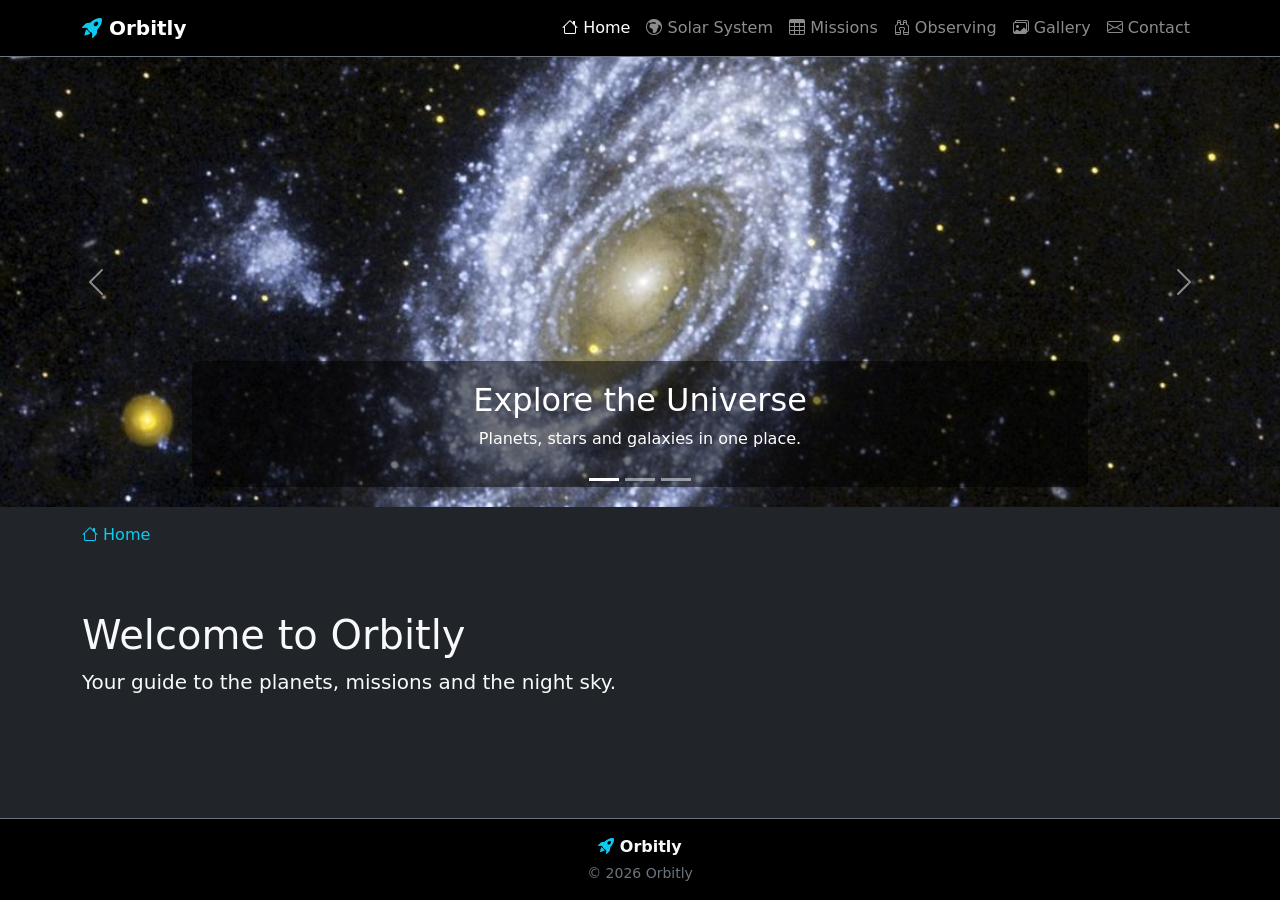
<file: index.html>
<!DOCTYPE html>
<html lang="en">
<head>
    <meta charset="UTF-8">
    <meta name="viewport" content="width=device-width, initial-scale=1">
    <title>Orbitly – Home</title>

    <link href="./bootstrap/css/bootstrap.css" rel="stylesheet">
    <link href="./icons/bootstrap-icons.css" rel="stylesheet">
    <link href="./style.css" rel="stylesheet">
</head>
<body class="bg-dark text-light d-flex flex-column min-vh-100">

<!-- NAVBAR with logo -->
<nav class="navbar navbar-expand-lg navbar-dark bg-black border-bottom border-secondary">
    <div class="container">
        <a class="navbar-brand fw-bold" href="index.html">
            <i class="bi bi-rocket-takeoff-fill text-info"></i> Orbitly
        </a>

        <!-- Hamburger button (shows on phones) -->
        <button class="navbar-toggler" type="button"
                data-bs-toggle="collapse" data-bs-target="#mainMenu"
                aria-controls="mainMenu" aria-expanded="false" aria-label="Toggle navigation">
            <span class="navbar-toggler-icon"></span>
        </button>

        <div class="collapse navbar-collapse" id="mainMenu">
            <ul class="navbar-nav ms-auto">
                <li class="nav-item"><a class="nav-link active" href="index.html"><i class="bi bi-house"></i> Home</a></li>
                <li class="nav-item"><a class="nav-link" href="solar-system.html"><i class="bi bi-globe-europe-africa"></i> Solar System</a></li>
                <li class="nav-item"><a class="nav-link" href="missions.html"><i class="bi bi-table"></i> Missions</a></li>
                <li class="nav-item"><a class="nav-link" href="observing.html"><i class="bi bi-binoculars"></i> Observing</a></li>
                <li class="nav-item"><a class="nav-link" href="gallery.html"><i class="bi bi-images"></i> Gallery</a></li>
                <li class="nav-item"><a class="nav-link" href="contact.html"><i class="bi bi-envelope"></i> Contact</a></li>
            </ul>
        </div>
    </div>
</nav>

<!-- CAROUSEL -->
<div id="heroCarousel" class="carousel slide" data-bs-ride="carousel">
    <div class="carousel-indicators">
        <button type="button" data-bs-target="#heroCarousel" data-bs-slide-to="0" class="active" aria-current="true" aria-label="Slide 1"></button>
        <button type="button" data-bs-target="#heroCarousel" data-bs-slide-to="1" aria-label="Slide 2"></button>
        <button type="button" data-bs-target="#heroCarousel" data-bs-slide-to="2" aria-label="Slide 3"></button>
    </div>

    <div class="carousel-inner">
        <div class="carousel-item active">
            <img src="./photos/space1.jpg" class="d-block w-100" alt="Galaxy">
            <div class="carousel-caption">
                <h2>Explore the Universe</h2>
                <p>Planets, stars and galaxies in one place.</p>
            </div>
        </div>
        <div class="carousel-item">
            <img src="./photos/space2.jpg" class="d-block w-100" alt="Planet">
            <div class="carousel-caption">
                <h2>Our Solar System</h2>
                <p>Eight planets, one star.</p>
            </div>
        </div>
        <div class="carousel-item">
            <img src="./photos/space3.jpg" class="d-block w-100" alt="Rocket launch">
            <div class="carousel-caption">
                <h2>Missions to Space</h2>
                <p>From Sputnik to the Moon and Mars.</p>
            </div>
        </div>
    </div>

    <button class="carousel-control-prev" type="button" data-bs-target="#heroCarousel" data-bs-slide="prev">
        <span class="carousel-control-prev-icon" aria-hidden="true"></span>
        <span class="visually-hidden">Previous</span>
    </button>
    <button class="carousel-control-next" type="button" data-bs-target="#heroCarousel" data-bs-slide="next">
        <span class="carousel-control-next-icon" aria-hidden="true"></span>
        <span class="visually-hidden">Next</span>
    </button>
</div>

<!-- BREADCRUMB -->
<nav class="container mt-3" aria-label="breadcrumb">
    <ol class="breadcrumb">
        <li class="breadcrumb-item active text-info" aria-current="page">
            <i class="bi bi-house"></i> Home
        </li>
    </ol>
</nav>

<main class="container my-5 flex-grow-1">
    <h1>Welcome to Orbitly</h1>
    <p class="lead">Your guide to the planets, missions and the night sky.</p>
</main>

<footer class="bg-black border-top border-secondary mt-5 py-3">
    <div class="container text-center">
        <p class="mb-1 fw-bold"><i class="bi bi-rocket-takeoff-fill text-info"></i> Orbitly</p>
        <p class="small text-secondary mb-0">&copy; 2026 Orbitly</p>
    </div>
</footer>

<!-- Bootstrap JS bundle (needed for navbar toggle, carousel, modal, tabs) -->
<script src="./bootstrap/js/bootstrap.bundle.min.js"></script>
</body>
</html>
</file>
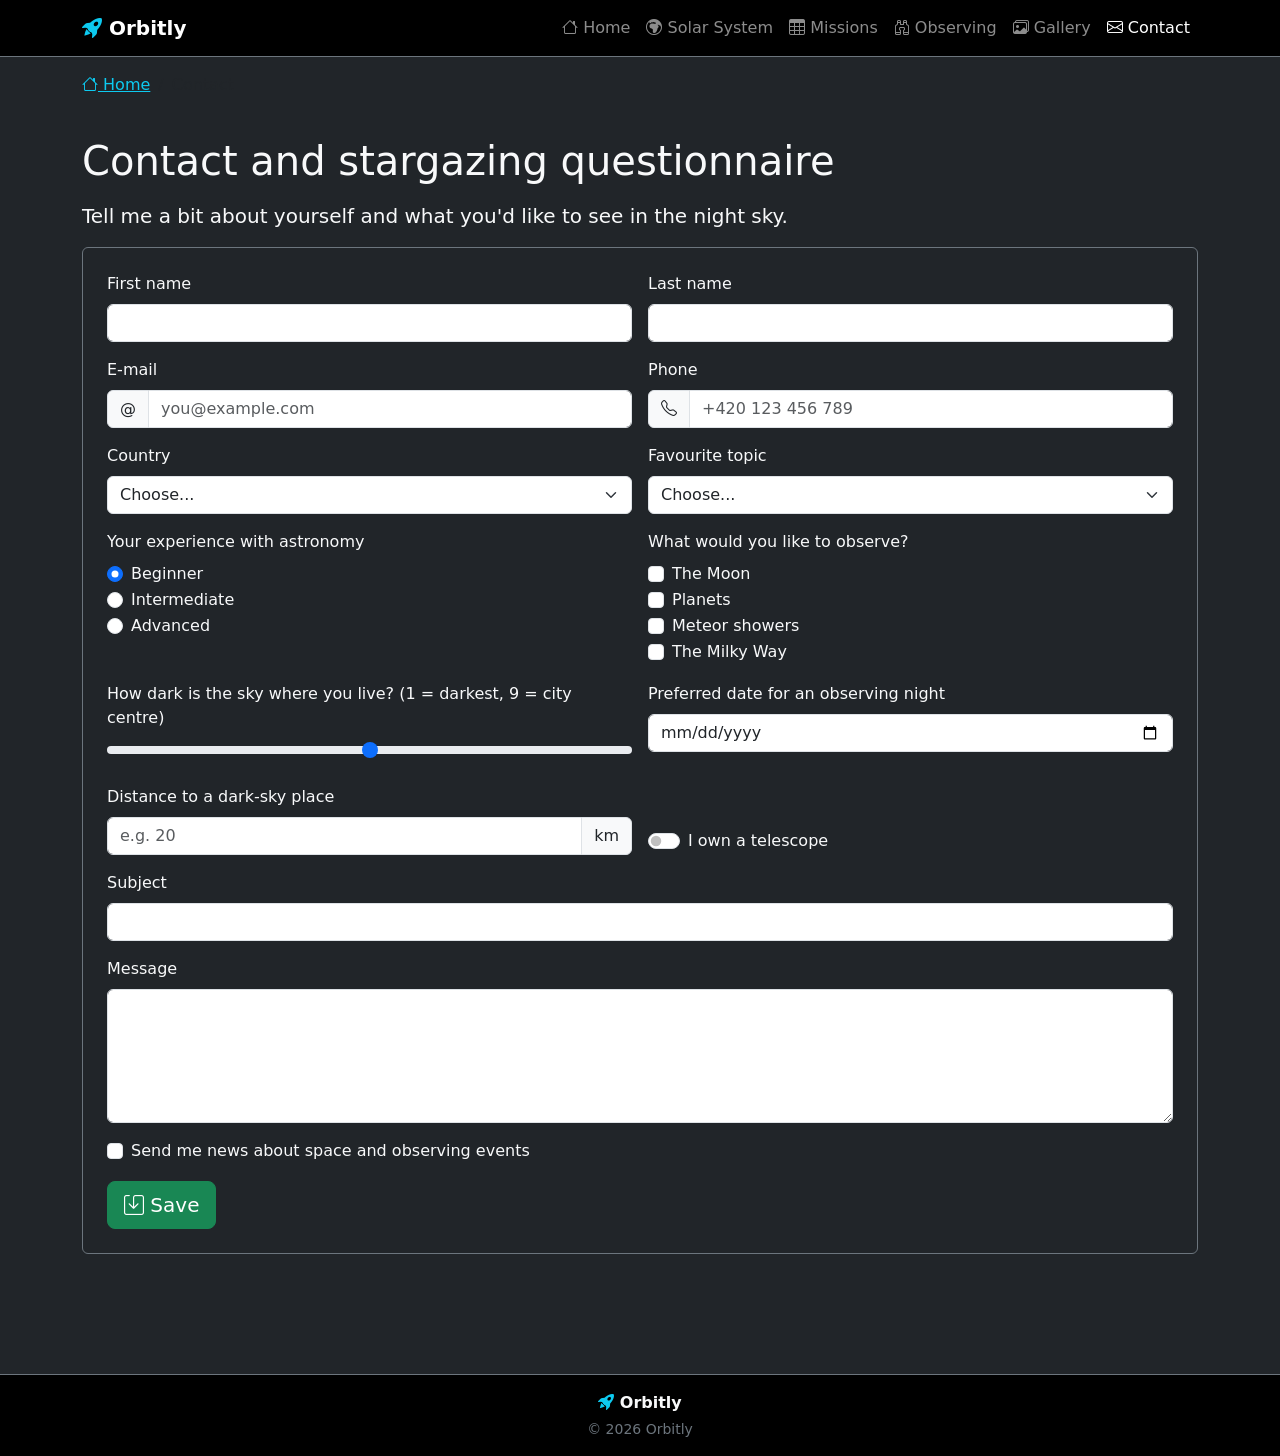
<file: contact.html>
<!DOCTYPE html>
<html lang="en">
<head>
    <meta charset="UTF-8">
    <meta name="viewport" content="width=device-width, initial-scale=1">
    <title>Orbitly – Contact</title>

    <link href="./bootstrap/css/bootstrap.css" rel="stylesheet">
    <link href="./icons/bootstrap-icons.css" rel="stylesheet">
    <link href="./style.css" rel="stylesheet">
</head>
<body class="bg-dark text-light d-flex flex-column min-vh-100">

<!-- NAVBAR with logo -->
<nav class="navbar navbar-expand-lg navbar-dark bg-black border-bottom border-secondary">
    <div class="container">
        <a class="navbar-brand fw-bold" href="index.html">
            <i class="bi bi-rocket-takeoff-fill text-info"></i> Orbitly
        </a>

        <!-- Hamburger button (shows on phones) -->
        <button class="navbar-toggler" type="button"
                data-bs-toggle="collapse" data-bs-target="#mainMenu"
                aria-controls="mainMenu" aria-expanded="false" aria-label="Toggle navigation">
            <span class="navbar-toggler-icon"></span>
        </button>

        <div class="collapse navbar-collapse" id="mainMenu">
            <ul class="navbar-nav ms-auto">
                <li class="nav-item"><a class="nav-link" href="index.html"><i class="bi bi-house"></i> Home</a></li>
                <li class="nav-item"><a class="nav-link" href="solar-system.html"><i class="bi bi-globe-europe-africa"></i> Solar System</a></li>
                <li class="nav-item"><a class="nav-link" href="missions.html"><i class="bi bi-table"></i> Missions</a></li>
                <li class="nav-item"><a class="nav-link" href="observing.html"><i class="bi bi-binoculars"></i> Observing</a></li>
                <li class="nav-item"><a class="nav-link" href="gallery.html"><i class="bi bi-images"></i> Gallery</a></li>
                <li class="nav-item"><a class="nav-link active" href="contact.html"><i class="bi bi-envelope"></i> Contact</a></li>
            </ul>
        </div>
    </div>
</nav>

<nav class="container mt-3" aria-label="breadcrumb">
    <ol class="breadcrumb">
        <li class="breadcrumb-item"><a href="index.html" class="text-info"><i class="bi bi-house"></i> Home</a></li>
        <li class="breadcrumb-item active" aria-current="page">Contact</li>
    </ol>
</nav>

<main class="container my-4 flex-grow-1">
    <h1 class="mb-3">Contact and stargazing questionnaire</h1>
    <p class="lead">Tell me a bit about yourself and what you'd like to see in the night sky.</p>

    <form action="#" method="get" class="p-4 border border-secondary rounded mb-5">
        <div class="row g-3">

            <!-- 1 + 2: text inputs, side by side on medium screens and up -->
            <div class="col-md-6">
                <label for="firstName" class="form-label">First name</label>
                <input type="text" class="form-control" id="firstName" name="first_name" required>
            </div>
            <div class="col-md-6">
                <label for="lastName" class="form-label">Last name</label>
                <input type="text" class="form-control" id="lastName" name="last_name" required>
            </div>

            <!-- 3: e-mail with input group -->
            <div class="col-md-6">
                <label for="email" class="form-label">E-mail</label>
                <div class="input-group">
                    <span class="input-group-text">@</span>
                    <input type="email" class="form-control" id="email" name="email" placeholder="you@example.com" required>
                </div>
            </div>

            <!-- 4: phone with icon in input group -->
            <div class="col-md-6">
                <label for="phone" class="form-label">Phone</label>
                <div class="input-group">
                    <span class="input-group-text"><i class="bi bi-telephone"></i></span>
                    <input type="tel" class="form-control" id="phone" name="phone" placeholder="+420 123 456 789">
                </div>
            </div>

            <!-- 5: select -->
            <div class="col-md-6">
                <label for="country" class="form-label">Country</label>
                <select class="form-select" id="country" name="country">
                    <option value="" selected>Choose...</option>
                    <option value="cz">Czech Republic</option>
                    <option value="sk">Slovakia</option>
                    <option value="pl">Poland</option>
                    <option value="de">Germany</option>
                    <option value="other">Other</option>
                </select>
            </div>

            <!-- 6: another select -->
            <div class="col-md-6">
                <label for="topic" class="form-label">Favourite topic</label>
                <select class="form-select" id="topic" name="topic">
                    <option value="" selected>Choose...</option>
                    <option value="planets">Planets</option>
                    <option value="stars">Stars and galaxies</option>
                    <option value="missions">Space missions</option>
                    <option value="rockets">Rockets</option>
                </select>
            </div>

            <!-- 7: radio buttons -->
            <div class="col-md-6">
                <fieldset>
                    <legend class="form-label fs-6">Your experience with astronomy</legend>
                    <div class="form-check">
                        <input class="form-check-input" type="radio" name="experience" id="expBeginner" value="beginner" checked>
                        <label class="form-check-label" for="expBeginner">Beginner</label>
                    </div>
                    <div class="form-check">
                        <input class="form-check-input" type="radio" name="experience" id="expInter" value="intermediate">
                        <label class="form-check-label" for="expInter">Intermediate</label>
                    </div>
                    <div class="form-check">
                        <input class="form-check-input" type="radio" name="experience" id="expAdv" value="advanced">
                        <label class="form-check-label" for="expAdv">Advanced</label>
                    </div>
                </fieldset>
            </div>

            <!-- 8: checkboxes -->
            <div class="col-md-6">
                <fieldset>
                    <legend class="form-label fs-6">What would you like to observe?</legend>
                    <div class="form-check">
                        <input class="form-check-input" type="checkbox" name="interests[]" id="intMoon" value="moon">
                        <label class="form-check-label" for="intMoon">The Moon</label>
                    </div>
                    <div class="form-check">
                        <input class="form-check-input" type="checkbox" name="interests[]" id="intPlanets" value="planets">
                        <label class="form-check-label" for="intPlanets">Planets</label>
                    </div>
                    <div class="form-check">
                        <input class="form-check-input" type="checkbox" name="interests[]" id="intMeteors" value="meteors">
                        <label class="form-check-label" for="intMeteors">Meteor showers</label>
                    </div>
                    <div class="form-check">
                        <input class="form-check-input" type="checkbox" name="interests[]" id="intMilky" value="milkyway">
                        <label class="form-check-label" for="intMilky">The Milky Way</label>
                    </div>
                </fieldset>
            </div>

            <!-- 9: range slider -->
            <div class="col-md-6">
                <label for="sky" class="form-label">How dark is the sky where you live? (1 = darkest, 9 = city centre)</label>
                <input type="range" class="form-range" id="sky" name="sky" min="1" max="9" value="5">
            </div>

            <!-- 10: date -->
            <div class="col-md-6">
                <label for="obsDate" class="form-label">Preferred date for an observing night</label>
                <input type="date" class="form-control" id="obsDate" name="obs_date">
            </div>

            <!-- 11: number with input group -->
            <div class="col-md-6">
                <label for="distance" class="form-label">Distance to a dark-sky place</label>
                <div class="input-group">
                    <input type="number" class="form-control" id="distance" name="distance" min="0" placeholder="e.g. 20">
                    <span class="input-group-text">km</span>
                </div>
            </div>

            <!-- 12: switch (a styled checkbox) -->
            <div class="col-md-6 d-flex align-items-end">
                <div class="form-check form-switch">
                    <input class="form-check-input" type="checkbox" role="switch" id="telescope" name="telescope">
                    <label class="form-check-label" for="telescope">I own a telescope</label>
                </div>
            </div>

            <!-- 13: subject -->
            <div class="col-12">
                <label for="subject" class="form-label">Subject</label>
                <input type="text" class="form-control" id="subject" name="subject">
            </div>

            <!-- 14: textarea -->
            <div class="col-12">
                <label for="message" class="form-label">Message</label>
                <textarea class="form-control" id="message" name="message" rows="5" required></textarea>
            </div>

            <!-- 15: newsletter checkbox -->
            <div class="col-12">
                <div class="form-check">
                    <input class="form-check-input" type="checkbox" id="newsletter" name="newsletter" value="yes">
                    <label class="form-check-label" for="newsletter">Send me news about space and observing events</label>
                </div>
            </div>

            <!-- SAVE BUTTON -->
            <div class="col-12">
                <button type="submit" class="btn btn-success btn-lg"><i class="bi bi-save"></i> Save</button>
            </div>

        </div>
    </form>
</main>

<footer class="bg-black border-top border-secondary mt-5 py-3">
    <div class="container text-center">
        <p class="mb-1 fw-bold"><i class="bi bi-rocket-takeoff-fill text-info"></i> Orbitly</p>
        <p class="small text-secondary mb-0">&copy; 2026 Orbitly</p>
    </div>
</footer>

<!-- Bootstrap JS bundle (needed for navbar toggle, carousel, modal, tabs) -->
<script src="./bootstrap/js/bootstrap.bundle.min.js"></script>
</body>
</html>
</file>
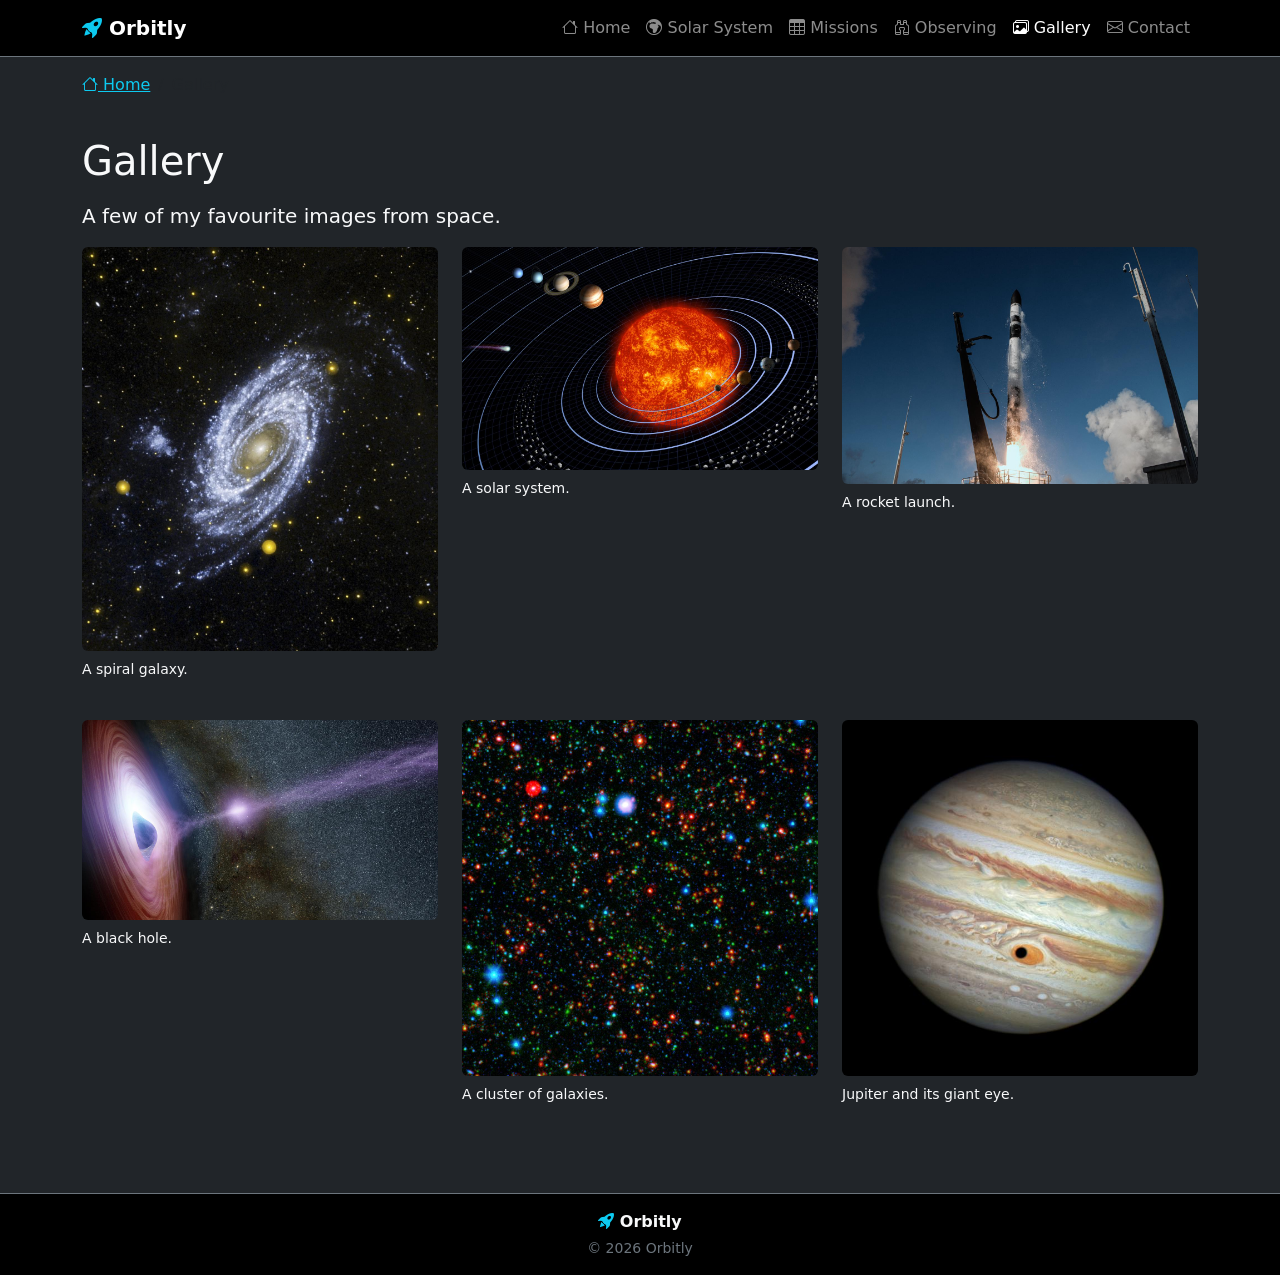
<file: gallery.html>
<!DOCTYPE html>
<html lang="en">
<head>
    <meta charset="UTF-8">
    <meta name="viewport" content="width=device-width, initial-scale=1">
    <title>Orbitly – Gallery</title>

    <link href="./bootstrap/css/bootstrap.css" rel="stylesheet">
    <link href="./icons/bootstrap-icons.css" rel="stylesheet">
    <link href="./style.css" rel="stylesheet">
</head>
<body class="bg-dark text-light d-flex flex-column min-vh-100">

<!-- NAVBAR with logo -->
<nav class="navbar navbar-expand-lg navbar-dark bg-black border-bottom border-secondary">
    <div class="container">
        <a class="navbar-brand fw-bold" href="index.html">
            <i class="bi bi-rocket-takeoff-fill text-info"></i> Orbitly
        </a>

        <!-- Hamburger button (shows on phones) -->
        <button class="navbar-toggler" type="button"
                data-bs-toggle="collapse" data-bs-target="#mainMenu"
                aria-controls="mainMenu" aria-expanded="false" aria-label="Toggle navigation">
            <span class="navbar-toggler-icon"></span>
        </button>

        <div class="collapse navbar-collapse" id="mainMenu">
            <ul class="navbar-nav ms-auto">
                <li class="nav-item"><a class="nav-link" href="index.html"><i class="bi bi-house"></i> Home</a></li>
                <li class="nav-item"><a class="nav-link" href="solar-system.html"><i class="bi bi-globe-europe-africa"></i> Solar System</a></li>
                <li class="nav-item"><a class="nav-link" href="missions.html"><i class="bi bi-table"></i> Missions</a></li>
                <li class="nav-item"><a class="nav-link" href="observing.html"><i class="bi bi-binoculars"></i> Observing</a></li>
                <li class="nav-item"><a class="nav-link active" href="gallery.html"><i class="bi bi-images"></i> Gallery</a></li>
                <li class="nav-item"><a class="nav-link" href="contact.html"><i class="bi bi-envelope"></i> Contact</a></li>
            </ul>
        </div>
    </div>
</nav>

<!-- BREADCRUMB: Home is now a link -->
<nav class="container mt-3" aria-label="breadcrumb">
    <ol class="breadcrumb">
        <li class="breadcrumb-item"><a href="index.html" class="text-info"><i class="bi bi-house"></i> Home</a></li>
        <li class="breadcrumb-item active" aria-current="page">Gallery</li>
    </ol>
</nav>

<main class="container my-4 flex-grow-1">
    <h1 class="mb-3">Gallery</h1>
    <p class="lead">A few of my favourite images from space.</p>

    <div class="row row-cols-1 row-cols-md-2 row-cols-lg-3 g-4">
        <div class="col">
            <figure class="figure">
                <img src="./photos/space1.jpg" class="figure-img img-fluid rounded" alt="Galaxy">
                <figcaption class="figure-caption text-light">A spiral galaxy.</figcaption>
            </figure>
        </div>
        <div class="col">
            <figure class="figure">
                <img src="./photos/space2.jpg" class="figure-img img-fluid rounded" alt="Planet">
                <figcaption class="figure-caption text-light">A solar system.</figcaption>
            </figure>
        </div>
        <div class="col">
            <figure class="figure">
                <img src="./photos/space3.jpg" class="figure-img img-fluid rounded" alt="Rocket launch">
                <figcaption class="figure-caption text-light">A rocket launch.</figcaption>
            </figure>
        </div>
        <div class="col">
            <figure class="figure">
                <img src="./photos/space4.jpg" class="figure-img img-fluid rounded" alt="Black hole">
                <figcaption class="figure-caption text-light">A black hole.</figcaption>
            </figure>
        </div>
        <div class="col">
            <figure class="figure">
                <img src="./photos/space5.jpg" class="figure-img img-fluid rounded" alt="Galaxy cluster">
                <figcaption class="figure-caption text-light">A cluster of galaxies.</figcaption>
            </figure>
        </div>
        <div class="col">
            <figure class="figure">
                <img src="./photos/space6.jpg" class="figure-img img-fluid rounded" alt="Jupiter's eye">
                <figcaption class="figure-caption text-light">Jupiter and its giant eye.</figcaption>
            </figure>
        </div>
    </div>
</main>

<footer class="bg-black border-top border-secondary mt-5 py-3">
    <div class="container text-center">
        <p class="mb-1 fw-bold"><i class="bi bi-rocket-takeoff-fill text-info"></i> Orbitly</p>
        <p class="small text-secondary mb-0">&copy; 2026 Orbitly</p>
    </div>
</footer>

<!-- Bootstrap JS bundle (needed for navbar toggle, carousel, modal, tabs) -->
<script src="./bootstrap/js/bootstrap.bundle.min.js"></script>
</body>
</html>
</file>
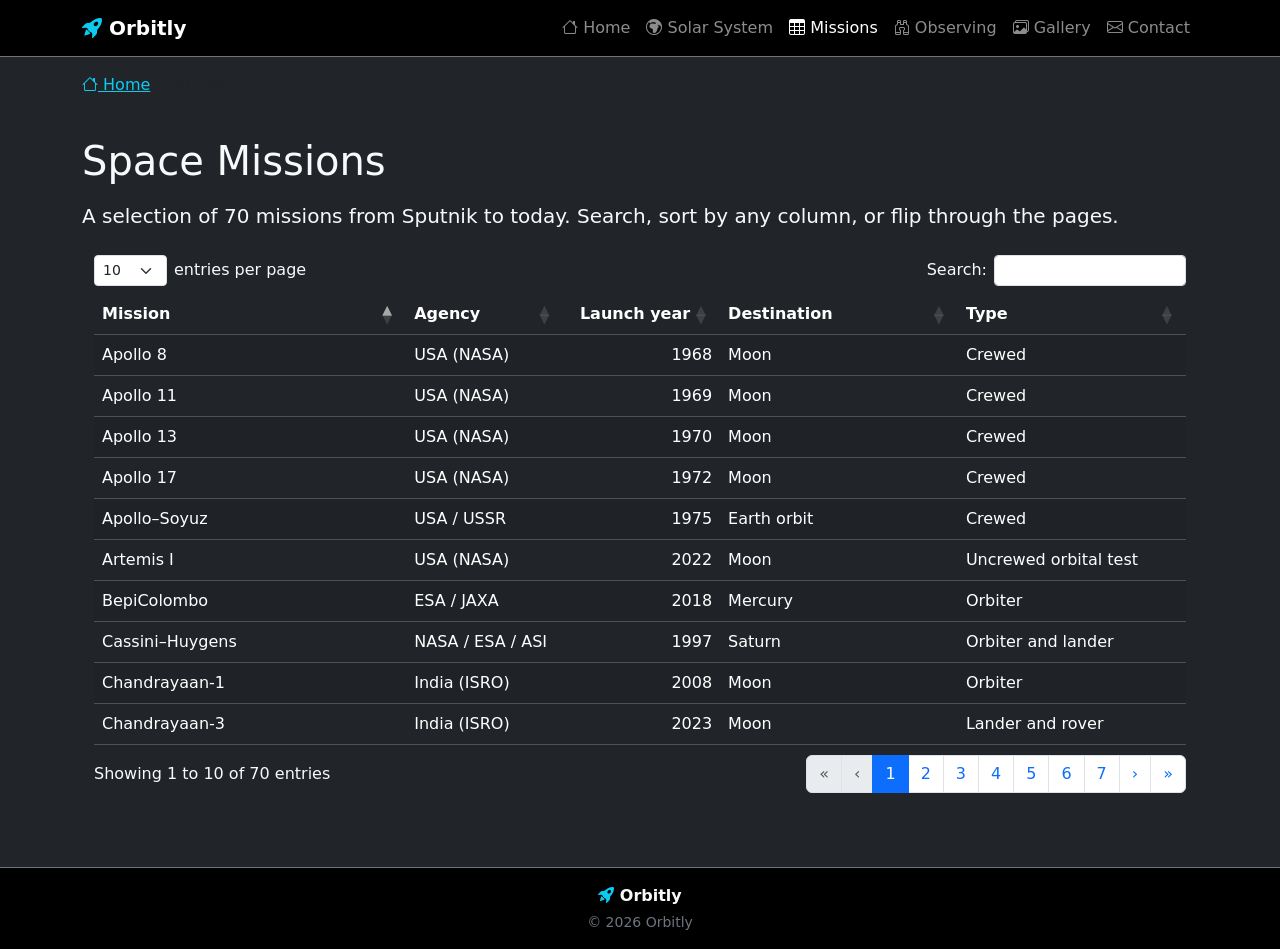
<file: missions.html>
<!DOCTYPE html>
<html lang="en">
<head>
  <meta charset="UTF-8">
  <meta name="viewport" content="width=device-width, initial-scale=1">
  <title>Orbitly – Missions</title>

  <link href="./bootstrap/css/bootstrap.css" rel="stylesheet">
  <link href="./icons/bootstrap-icons.css" rel="stylesheet">
  <link href="./css/dataTables.bootstrap5.css" rel="stylesheet">
  <link href="./style.css" rel="stylesheet">

  <!-- jQuery first, then DataTables, then the Bootstrap 5 styling for DataTables -->
  <script src="./js/jquery-3.7.1.js"></script>
  <script src="./js/dataTables.js"></script>
  <script src="./js/dataTables.bootstrap5.js"></script>
  <script>
    $(document).ready(function () {
      $('#missionsTable').DataTable({
        pageLength: 10
      });
    });
  </script>
</head>
<body class="bg-dark text-light d-flex flex-column min-vh-100">

  <nav class="navbar navbar-expand-lg navbar-dark bg-black border-bottom border-secondary">
    <div class="container">
      <a class="navbar-brand fw-bold" href="index.html">
        <i class="bi bi-rocket-takeoff-fill text-info"></i> Orbitly
      </a>
      <button class="navbar-toggler" type="button"
              data-bs-toggle="collapse" data-bs-target="#mainMenu"
              aria-controls="mainMenu" aria-expanded="false" aria-label="Toggle navigation">
        <span class="navbar-toggler-icon"></span>
      </button>
      <div class="collapse navbar-collapse" id="mainMenu">
        <ul class="navbar-nav ms-auto">
          <li class="nav-item"><a class="nav-link" href="index.html"><i class="bi bi-house"></i> Home</a></li>
          <li class="nav-item"><a class="nav-link" href="solar-system.html"><i class="bi bi-globe-europe-africa"></i> Solar System</a></li>
          <li class="nav-item"><a class="nav-link active" href="missions.html"><i class="bi bi-table"></i> Missions</a></li>
          <li class="nav-item"><a class="nav-link" href="observing.html"><i class="bi bi-binoculars"></i> Observing</a></li>
          <li class="nav-item"><a class="nav-link" href="gallery.html"><i class="bi bi-images"></i> Gallery</a></li>
          <li class="nav-item"><a class="nav-link" href="contact.html"><i class="bi bi-envelope"></i> Contact</a></li>
        </ul>
      </div>
    </div>
  </nav>

  <nav class="container mt-3" aria-label="breadcrumb">
    <ol class="breadcrumb">
      <li class="breadcrumb-item"><a href="index.html" class="text-info"><i class="bi bi-house"></i> Home</a></li>
      <li class="breadcrumb-item active" aria-current="page">Missions</li>
    </ol>
  </nav>

  <main class="container my-4 flex-grow-1">
    <h1 class="mb-3">Space Missions</h1>
    <p class="lead">
      A selection of 70 missions from Sputnik to today. Search, sort by any column,
      or flip through the pages.
    </p>

    <div class="table-responsive">
      <table id="missionsTable" class="table table-dark table-striped" style="width:100%">
        <thead>
          <tr>
            <th>Mission</th>
            <th>Agency</th>
            <th>Launch year</th>
            <th>Destination</th>
            <th>Type</th>
          </tr>
        </thead>
        <tbody>
          <tr><td>Sputnik 1</td><td>USSR</td><td>1957</td><td>Earth orbit</td><td>Satellite</td></tr>
          <tr><td>Explorer 1</td><td>USA (NASA)</td><td>1958</td><td>Earth orbit</td><td>Satellite</td></tr>
          <tr><td>Luna 2</td><td>USSR</td><td>1959</td><td>Moon</td><td>Impactor</td></tr>
          <tr><td>Vostok 1</td><td>USSR</td><td>1961</td><td>Earth orbit</td><td>Crewed</td></tr>
          <tr><td>Mariner 2</td><td>USA (NASA)</td><td>1962</td><td>Venus</td><td>Flyby</td></tr>
          <tr><td>Friendship 7</td><td>USA (NASA)</td><td>1962</td><td>Earth orbit</td><td>Crewed</td></tr>
          <tr><td>Vostok 6</td><td>USSR</td><td>1963</td><td>Earth orbit</td><td>Crewed</td></tr>
          <tr><td>Ranger 7</td><td>USA (NASA)</td><td>1964</td><td>Moon</td><td>Impactor</td></tr>
          <tr><td>Mariner 4</td><td>USA (NASA)</td><td>1964</td><td>Mars</td><td>Flyby</td></tr>
          <tr><td>Voskhod 2</td><td>USSR</td><td>1965</td><td>Earth orbit</td><td>Crewed</td></tr>
          <tr><td>Luna 9</td><td>USSR</td><td>1966</td><td>Moon</td><td>Lander</td></tr>
          <tr><td>Surveyor 1</td><td>USA (NASA)</td><td>1966</td><td>Moon</td><td>Lander</td></tr>
          <tr><td>Apollo 8</td><td>USA (NASA)</td><td>1968</td><td>Moon</td><td>Crewed</td></tr>
          <tr><td>Apollo 11</td><td>USA (NASA)</td><td>1969</td><td>Moon</td><td>Crewed</td></tr>
          <tr><td>Apollo 13</td><td>USA (NASA)</td><td>1970</td><td>Moon</td><td>Crewed</td></tr>
          <tr><td>Luna 16</td><td>USSR</td><td>1970</td><td>Moon</td><td>Sample return</td></tr>
          <tr><td>Venera 7</td><td>USSR</td><td>1970</td><td>Venus</td><td>Lander</td></tr>
          <tr><td>Lunokhod 1 (Luna 17)</td><td>USSR</td><td>1970</td><td>Moon</td><td>Rover</td></tr>
          <tr><td>Mariner 9</td><td>USA (NASA)</td><td>1971</td><td>Mars</td><td>Orbiter</td></tr>
          <tr><td>Salyut 1</td><td>USSR</td><td>1971</td><td>Earth orbit</td><td>Space station</td></tr>
          <tr><td>Pioneer 10</td><td>USA (NASA)</td><td>1972</td><td>Jupiter</td><td>Flyby</td></tr>
          <tr><td>Apollo 17</td><td>USA (NASA)</td><td>1972</td><td>Moon</td><td>Crewed</td></tr>
          <tr><td>Skylab</td><td>USA (NASA)</td><td>1973</td><td>Earth orbit</td><td>Space station</td></tr>
          <tr><td>Mariner 10</td><td>USA (NASA)</td><td>1973</td><td>Mercury</td><td>Flyby</td></tr>
          <tr><td>Apollo–Soyuz</td><td>USA / USSR</td><td>1975</td><td>Earth orbit</td><td>Crewed</td></tr>
          <tr><td>Viking 1</td><td>USA (NASA)</td><td>1975</td><td>Mars</td><td>Orbiter and lander</td></tr>
          <tr><td>Voyager 2</td><td>USA (NASA)</td><td>1977</td><td>Outer planets</td><td>Flyby</td></tr>
          <tr><td>Voyager 1</td><td>USA (NASA)</td><td>1977</td><td>Outer planets</td><td>Flyby</td></tr>
          <tr><td>Space Shuttle Columbia (STS-1)</td><td>USA (NASA)</td><td>1981</td><td>Earth orbit</td><td>Crewed</td></tr>
          <tr><td>Vega 1</td><td>USSR</td><td>1984</td><td>Venus and Halley's Comet</td><td>Flyby</td></tr>
          <tr><td>Giotto</td><td>ESA</td><td>1985</td><td>Halley's Comet</td><td>Flyby</td></tr>
          <tr><td>Mir</td><td>USSR</td><td>1986</td><td>Earth orbit</td><td>Space station</td></tr>
          <tr><td>Magellan</td><td>USA (NASA)</td><td>1989</td><td>Venus</td><td>Orbiter</td></tr>
          <tr><td>Galileo</td><td>USA (NASA)</td><td>1989</td><td>Jupiter</td><td>Orbiter</td></tr>
          <tr><td>Hubble Space Telescope</td><td>NASA / ESA</td><td>1990</td><td>Earth orbit</td><td>Space telescope</td></tr>
          <tr><td>Ulysses</td><td>NASA / ESA</td><td>1990</td><td>Sun</td><td>Probe</td></tr>
          <tr><td>Mars Pathfinder</td><td>USA (NASA)</td><td>1996</td><td>Mars</td><td>Lander and rover</td></tr>
          <tr><td>Cassini–Huygens</td><td>NASA / ESA / ASI</td><td>1997</td><td>Saturn</td><td>Orbiter and lander</td></tr>
          <tr><td>International Space Station</td><td>International</td><td>1998</td><td>Earth orbit</td><td>Space station</td></tr>
          <tr><td>Mars Odyssey</td><td>USA (NASA)</td><td>2001</td><td>Mars</td><td>Orbiter</td></tr>
          <tr><td>Mars Express</td><td>ESA</td><td>2003</td><td>Mars</td><td>Orbiter</td></tr>
          <tr><td>Hayabusa</td><td>Japan (JAXA)</td><td>2003</td><td>Asteroid Itokawa</td><td>Sample return</td></tr>
          <tr><td>Spirit</td><td>USA (NASA)</td><td>2003</td><td>Mars</td><td>Rover</td></tr>
          <tr><td>Opportunity</td><td>USA (NASA)</td><td>2003</td><td>Mars</td><td>Rover</td></tr>
          <tr><td>Rosetta</td><td>ESA</td><td>2004</td><td>Comet 67P</td><td>Orbiter and lander</td></tr>
          <tr><td>MESSENGER</td><td>USA (NASA)</td><td>2004</td><td>Mercury</td><td>Orbiter</td></tr>
          <tr><td>New Horizons</td><td>USA (NASA)</td><td>2006</td><td>Pluto</td><td>Flyby</td></tr>
          <tr><td>Chandrayaan-1</td><td>India (ISRO)</td><td>2008</td><td>Moon</td><td>Orbiter</td></tr>
          <tr><td>Kepler</td><td>USA (NASA)</td><td>2009</td><td>Heliocentric orbit</td><td>Space telescope</td></tr>
          <tr><td>Juno</td><td>USA (NASA)</td><td>2011</td><td>Jupiter</td><td>Orbiter</td></tr>
          <tr><td>Curiosity</td><td>USA (NASA)</td><td>2011</td><td>Mars</td><td>Rover</td></tr>
          <tr><td>Chang'e 3</td><td>China (CNSA)</td><td>2013</td><td>Moon</td><td>Lander and rover</td></tr>
          <tr><td>Mangalyaan (Mars Orbiter Mission)</td><td>India (ISRO)</td><td>2013</td><td>Mars</td><td>Orbiter</td></tr>
          <tr><td>Gaia</td><td>ESA</td><td>2013</td><td>Sun–Earth L2</td><td>Space telescope</td></tr>
          <tr><td>Hayabusa2</td><td>Japan (JAXA)</td><td>2014</td><td>Asteroid Ryugu</td><td>Sample return</td></tr>
          <tr><td>OSIRIS-REx</td><td>USA (NASA)</td><td>2016</td><td>Asteroid Bennu</td><td>Sample return</td></tr>
          <tr><td>Parker Solar Probe</td><td>USA (NASA)</td><td>2018</td><td>Sun</td><td>Probe</td></tr>
          <tr><td>BepiColombo</td><td>ESA / JAXA</td><td>2018</td><td>Mercury</td><td>Orbiter</td></tr>
          <tr><td>Chang'e 4</td><td>China (CNSA)</td><td>2018</td><td>Moon (far side)</td><td>Lander and rover</td></tr>
          <tr><td>Solar Orbiter</td><td>ESA / NASA</td><td>2020</td><td>Sun</td><td>Probe</td></tr>
          <tr><td>Hope</td><td>UAE</td><td>2020</td><td>Mars</td><td>Orbiter</td></tr>
          <tr><td>Tianwen-1</td><td>China (CNSA)</td><td>2020</td><td>Mars</td><td>Orbiter, lander and rover</td></tr>
          <tr><td>Perseverance</td><td>USA (NASA)</td><td>2020</td><td>Mars</td><td>Rover</td></tr>
          <tr><td>James Webb Space Telescope</td><td>NASA / ESA / CSA</td><td>2021</td><td>Sun–Earth L2</td><td>Space telescope</td></tr>
          <tr><td>DART</td><td>USA (NASA)</td><td>2021</td><td>Asteroid Dimorphos</td><td>Impactor</td></tr>
          <tr><td>Artemis I</td><td>USA (NASA)</td><td>2022</td><td>Moon</td><td>Uncrewed orbital test</td></tr>
          <tr><td>Juice</td><td>ESA</td><td>2023</td><td>Jupiter</td><td>Orbiter</td></tr>
          <tr><td>Chandrayaan-3</td><td>India (ISRO)</td><td>2023</td><td>Moon</td><td>Lander and rover</td></tr>
          <tr><td>SLIM</td><td>Japan (JAXA)</td><td>2023</td><td>Moon</td><td>Lander</td></tr>
          <tr><td>Euclid</td><td>ESA</td><td>2023</td><td>Sun–Earth L2</td><td>Space telescope</td></tr>
        </tbody>
      </table>
    </div>
  </main>

  <footer class="bg-black border-top border-secondary mt-5 py-3">
    <div class="container text-center">
      <p class="mb-1 fw-bold"><i class="bi bi-rocket-takeoff-fill text-info"></i> Orbitly</p>
      <p class="small text-secondary mb-0">&copy; 2026 Orbitly</p>
    </div>
  </footer>

  <script src="./bootstrap/js/bootstrap.bundle.min.js"></script>
</body>
</html>
</file>
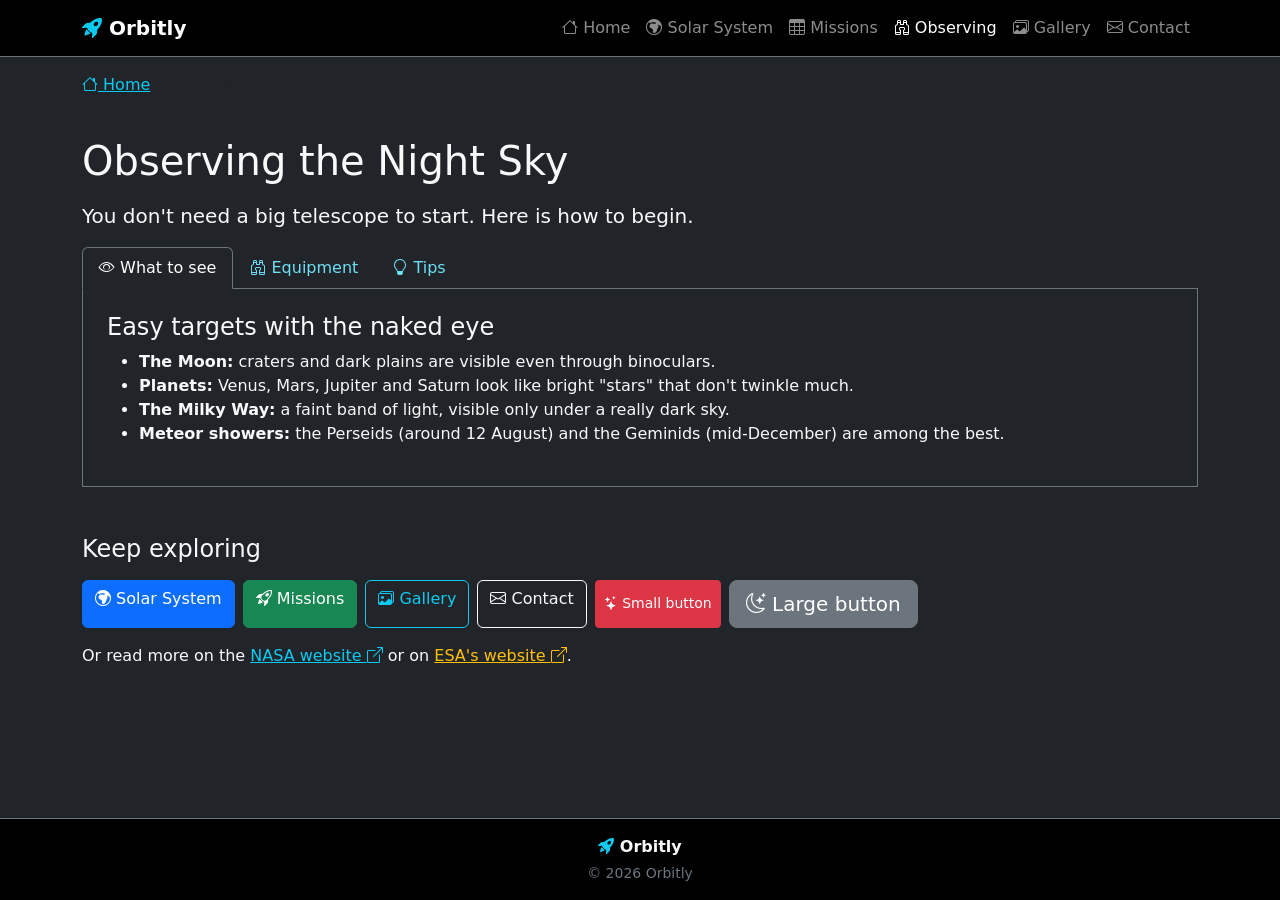
<file: observing.html>
<!DOCTYPE html>
<html lang="en">
<head>
    <meta charset="UTF-8">
    <meta name="viewport" content="width=device-width, initial-scale=1">
    <title>Orbitly – Observing</title>

    <link href="./bootstrap/css/bootstrap.css" rel="stylesheet">
    <link href="./icons/bootstrap-icons.css" rel="stylesheet">
    <link href="./style.css" rel="stylesheet">
</head>
<body class="bg-dark text-light d-flex flex-column min-vh-100">

<!-- NAVBAR with logo -->
<nav class="navbar navbar-expand-lg navbar-dark bg-black border-bottom border-secondary">
    <div class="container">
        <a class="navbar-brand fw-bold" href="index.html">
            <i class="bi bi-rocket-takeoff-fill text-info"></i> Orbitly
        </a>

        <!-- Hamburger button (shows on phones) -->
        <button class="navbar-toggler" type="button"
                data-bs-toggle="collapse" data-bs-target="#mainMenu"
                aria-controls="mainMenu" aria-expanded="false" aria-label="Toggle navigation">
            <span class="navbar-toggler-icon"></span>
        </button>

        <div class="collapse navbar-collapse" id="mainMenu">
            <ul class="navbar-nav ms-auto">
                <li class="nav-item"><a class="nav-link" href="index.html"><i class="bi bi-house"></i> Home</a></li>
                <li class="nav-item"><a class="nav-link" href="solar-system.html"><i class="bi bi-globe-europe-africa"></i> Solar System</a></li>
                <li class="nav-item"><a class="nav-link" href="missions.html"><i class="bi bi-table"></i> Missions</a></li>
                <li class="nav-item"><a class="nav-link active" href="observing.html"><i class="bi bi-binoculars"></i> Observing</a></li>
                <li class="nav-item"><a class="nav-link" href="gallery.html"><i class="bi bi-images"></i> Gallery</a></li>
                <li class="nav-item"><a class="nav-link" href="contact.html"><i class="bi bi-envelope"></i> Contact</a></li>
            </ul>
        </div>
    </div>
</nav>

<nav class="container mt-3" aria-label="breadcrumb">
    <ol class="breadcrumb">
        <li class="breadcrumb-item"><a href="index.html" class="text-info"><i class="bi bi-house"></i> Home</a></li>
        <li class="breadcrumb-item active" aria-current="page">Observing</li>
    </ol>
</nav>

<main class="container my-4 flex-grow-1">
    <h1 class="mb-3">Observing the Night Sky</h1>
    <p class="lead">You don't need a big telescope to start. Here is how to begin.</p>

    <!-- TABS -->
    <ul class="nav nav-tabs" id="observingTabs" role="tablist">
        <li class="nav-item" role="presentation">
            <button class="nav-link active" id="see-tab" data-bs-toggle="tab" data-bs-target="#see"
                    type="button" role="tab" aria-controls="see" aria-selected="true">
                <i class="bi bi-eye"></i> What to see
            </button>
        </li>
        <li class="nav-item" role="presentation">
            <button class="nav-link" id="gear-tab" data-bs-toggle="tab" data-bs-target="#gear"
                    type="button" role="tab" aria-controls="gear" aria-selected="false">
                <i class="bi bi-binoculars"></i> Equipment
            </button>
        </li>
        <li class="nav-item" role="presentation">
            <button class="nav-link" id="tips-tab" data-bs-toggle="tab" data-bs-target="#tips"
                    type="button" role="tab" aria-controls="tips" aria-selected="false">
                <i class="bi bi-lightbulb"></i> Tips
            </button>
        </li>
    </ul>

    <div class="tab-content border border-top-0 border-secondary p-4 mb-5" id="observingTabsContent">

        <div class="tab-pane fade show active" id="see" role="tabpanel" aria-labelledby="see-tab" tabindex="0">
            <h2 class="h4">Easy targets with the naked eye</h2>
            <ul>
                <li><strong>The Moon:</strong> craters and dark plains are visible even through binoculars.</li>
                <li><strong>Planets:</strong> Venus, Mars, Jupiter and Saturn look like bright "stars" that don't twinkle much.</li>
                <li><strong>The Milky Way:</strong> a faint band of light, visible only under a really dark sky.</li>
                <li><strong>Meteor showers:</strong> the Perseids (around 12 August) and the Geminids (mid-December) are among the best.</li>
            </ul>
        </div>

        <div class="tab-pane fade" id="gear" role="tabpanel" aria-labelledby="gear-tab" tabindex="0">
            <h2 class="h4">What you need</h2>
            <ul>
                <li><strong>Your eyes:</strong> free, and surprisingly good once they adapt to the dark.</li>
                <li><strong>Binoculars:</strong> a pair like 10x50 shows the Moon's craters and Jupiter's four biggest moons.</li>
                <li><strong>A small telescope:</strong> great for Saturn's rings, but only worth buying after you know the sky.</li>
                <li><strong>A red flashlight:</strong> red light doesn't ruin your night vision.</li>
                <li><strong>A star map or app:</strong> helps you find what you are looking at.</li>
            </ul>
        </div>

        <div class="tab-pane fade" id="tips" role="tabpanel" aria-labelledby="tips-tab" tabindex="0">
            <h2 class="h4">Tips for beginners</h2>
            <ol>
                <li>Get away from city lights if you can.</li>
                <li>Give your eyes 20 to 30 minutes to adapt to the dark, and avoid looking at your phone.</li>
                <li>Check the cloud forecast before going out.</li>
                <li>Dress warmer than you think you need to. Standing still at night gets cold fast.</li>
            </ol>
            <!-- This button opens the modal -->
            <button type="button" class="btn btn-warning" data-bs-toggle="modal" data-bs-target="#lightModal">
                <i class="bi bi-lightbulb-off"></i> Why does light pollution matter?
            </button>
        </div>

    </div>

    <!-- BUTTON AND LINK STYLES -->
    <h2 class="h4 mb-3">Keep exploring</h2>
    <div class="d-flex flex-wrap gap-2 mb-3">
        <a class="btn btn-primary" href="solar-system.html"><i class="bi bi-globe-europe-africa"></i> Solar System</a>
        <a class="btn btn-success" href="missions.html"><i class="bi bi-rocket-takeoff"></i> Missions</a>
        <a class="btn btn-outline-info" href="gallery.html"><i class="bi bi-images"></i> Gallery</a>
        <a class="btn btn-outline-light" href="contact.html"><i class="bi bi-envelope"></i> Contact</a>
        <button type="button" class="btn btn-danger btn-sm"><i class="bi bi-stars"></i> Small button</button>
        <button type="button" class="btn btn-secondary btn-lg"><i class="bi bi-moon-stars"></i> Large button</button>
    </div>
    <p>
        Or read more on the
        <a href="https://www.nasa.gov" class="link-info" target="_blank" rel="noopener">NASA website <i class="bi bi-box-arrow-up-right"></i></a>
        or on <a href="https://www.esa.int" class="link-warning" target="_blank" rel="noopener">ESA's website <i class="bi bi-box-arrow-up-right"></i></a>.
    </p>

    <!-- MODAL -->
    <div class="modal fade" id="lightModal" tabindex="-1" aria-labelledby="lightModalLabel" aria-hidden="true">
        <div class="modal-dialog modal-dialog-centered">
            <div class="modal-content bg-dark text-light">
                <div class="modal-header border-secondary">
                    <h2 class="modal-title h5" id="lightModalLabel">Light pollution</h2>
                    <button type="button" class="btn-close btn-close-white" data-bs-dismiss="modal" aria-label="Close"></button>
                </div>
                <div class="modal-body">
                    <p>Light pollution is artificial light that shines up into the sky. It washes out faint objects like the Milky Way and most stars.</p>
                    <p>In a big city you may see only a few hundred stars. Under a dark rural sky you can see thousands.</p>
                    <p class="mb-0">It also affects animals, for example birds and insects that use natural light to navigate.</p>
                </div>
                <div class="modal-footer border-secondary">
                    <button type="button" class="btn btn-secondary" data-bs-dismiss="modal">Close</button>
                </div>
            </div>
        </div>
    </div>
</main>

<footer class="bg-black border-top border-secondary mt-5 py-3">
    <div class="container text-center">
        <p class="mb-1 fw-bold"><i class="bi bi-rocket-takeoff-fill text-info"></i> Orbitly</p>
        <p class="small text-secondary mb-0">&copy; 2026 Orbitly</p>
    </div>
</footer>

<!-- Bootstrap JS bundle (needed for navbar toggle, carousel, modal, tabs) -->
<script src="./bootstrap/js/bootstrap.bundle.min.js"></script>
</body>
</html>
</file>
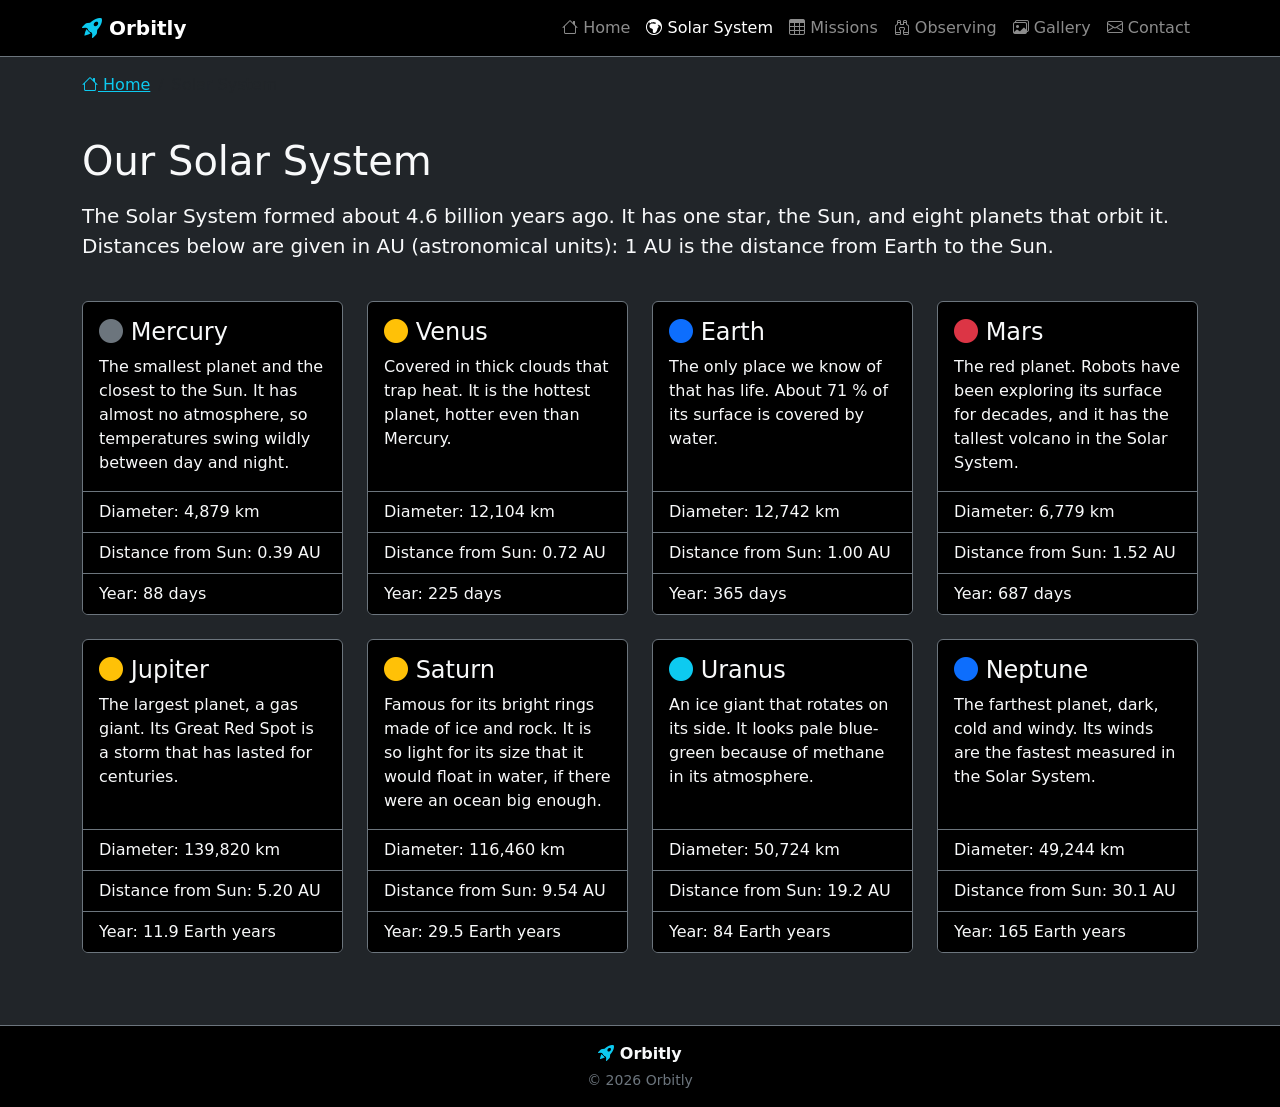
<file: solar-system.html>
<!DOCTYPE html>
<html lang="en">
<head>
    <meta charset="UTF-8">
    <meta name="viewport" content="width=device-width, initial-scale=1">
    <title>Orbitly – Solar System</title>

    <link href="./bootstrap/css/bootstrap.css" rel="stylesheet">
    <link href="./icons/bootstrap-icons.css" rel="stylesheet">
    <link href="./style.css" rel="stylesheet">
</head>
<body class="bg-dark text-light d-flex flex-column min-vh-100">

<!-- NAVBAR with logo -->
<nav class="navbar navbar-expand-lg navbar-dark bg-black border-bottom border-secondary">
    <div class="container">
        <a class="navbar-brand fw-bold" href="index.html">
            <i class="bi bi-rocket-takeoff-fill text-info"></i> Orbitly
        </a>

        <!-- Hamburger button (shows on phones) -->
        <button class="navbar-toggler" type="button"
                data-bs-toggle="collapse" data-bs-target="#mainMenu"
                aria-controls="mainMenu" aria-expanded="false" aria-label="Toggle navigation">
            <span class="navbar-toggler-icon"></span>
        </button>

        <div class="collapse navbar-collapse" id="mainMenu">
            <ul class="navbar-nav ms-auto">
                <li class="nav-item"><a class="nav-link" href="index.html"><i class="bi bi-house"></i> Home</a></li>
                <li class="nav-item"><a class="nav-link active" href="solar-system.html"><i class="bi bi-globe-europe-africa"></i> Solar System</a></li>
                <li class="nav-item"><a class="nav-link" href="missions.html"><i class="bi bi-table"></i> Missions</a></li>
                <li class="nav-item"><a class="nav-link" href="observing.html"><i class="bi bi-binoculars"></i> Observing</a></li>
                <li class="nav-item"><a class="nav-link" href="gallery.html"><i class="bi bi-images"></i> Gallery</a></li>
                <li class="nav-item"><a class="nav-link" href="contact.html"><i class="bi bi-envelope"></i> Contact</a></li>
            </ul>
        </div>
    </div>
</nav>

<!-- BREADCRUMB: Home is now a link -->
<nav class="container mt-3" aria-label="breadcrumb">
    <ol class="breadcrumb">
        <li class="breadcrumb-item"><a href="index.html" class="text-info"><i class="bi bi-house"></i> Home</a></li>
        <li class="breadcrumb-item active" aria-current="page">Solar System</li>
    </ol>
</nav>

<main class="container my-4 flex-grow-1">
    <h1 class="mb-3">Our Solar System</h1>
    <p class="lead">
        The Solar System formed about 4.6 billion years ago. It has one star, the Sun, and eight planets
        that orbit it. Distances below are given in AU (astronomical units): 1 AU is the distance from Earth to the Sun.
    </p>

    <div class="row row-cols-1 row-cols-sm-2 row-cols-lg-4 g-4 mt-2">

        <div class="col">
            <div class="card h-100 bg-black text-light border-secondary">
                <div class="card-body">
                    <h2 class="card-title h4"><i class="bi bi-circle-fill text-secondary"></i> Mercury</h2>
                    <p class="card-text">The smallest planet and the closest to the Sun. It has almost no atmosphere, so temperatures swing wildly between day and night.</p>
                </div>
                <ul class="list-group list-group-flush">
                    <li class="list-group-item bg-black text-light border-secondary">Diameter: 4,879 km</li>
                    <li class="list-group-item bg-black text-light border-secondary">Distance from Sun: 0.39 AU</li>
                    <li class="list-group-item bg-black text-light border-secondary">Year: 88 days</li>
                </ul>
            </div>
        </div>

        <div class="col">
            <div class="card h-100 bg-black text-light border-secondary">
                <div class="card-body">
                    <h2 class="card-title h4"><i class="bi bi-circle-fill text-warning"></i> Venus</h2>
                    <p class="card-text">Covered in thick clouds that trap heat. It is the hottest planet, hotter even than Mercury.</p>
                </div>
                <ul class="list-group list-group-flush">
                    <li class="list-group-item bg-black text-light border-secondary">Diameter: 12,104 km</li>
                    <li class="list-group-item bg-black text-light border-secondary">Distance from Sun: 0.72 AU</li>
                    <li class="list-group-item bg-black text-light border-secondary">Year: 225 days</li>
                </ul>
            </div>
        </div>

        <div class="col">
            <div class="card h-100 bg-black text-light border-secondary">
                <div class="card-body">
                    <h2 class="card-title h4"><i class="bi bi-circle-fill text-primary"></i> Earth</h2>
                    <p class="card-text">The only place we know of that has life. About 71 % of its surface is covered by water.</p>
                </div>
                <ul class="list-group list-group-flush">
                    <li class="list-group-item bg-black text-light border-secondary">Diameter: 12,742 km</li>
                    <li class="list-group-item bg-black text-light border-secondary">Distance from Sun: 1.00 AU</li>
                    <li class="list-group-item bg-black text-light border-secondary">Year: 365 days</li>
                </ul>
            </div>
        </div>

        <div class="col">
            <div class="card h-100 bg-black text-light border-secondary">
                <div class="card-body">
                    <h2 class="card-title h4"><i class="bi bi-circle-fill text-danger"></i> Mars</h2>
                    <p class="card-text">The red planet. Robots have been exploring its surface for decades, and it has the tallest volcano in the Solar System.</p>
                </div>
                <ul class="list-group list-group-flush">
                    <li class="list-group-item bg-black text-light border-secondary">Diameter: 6,779 km</li>
                    <li class="list-group-item bg-black text-light border-secondary">Distance from Sun: 1.52 AU</li>
                    <li class="list-group-item bg-black text-light border-secondary">Year: 687 days</li>
                </ul>
            </div>
        </div>

        <div class="col">
            <div class="card h-100 bg-black text-light border-secondary">
                <div class="card-body">
                    <h2 class="card-title h4"><i class="bi bi-circle-fill text-warning"></i> Jupiter</h2>
                    <p class="card-text">The largest planet, a gas giant. Its Great Red Spot is a storm that has lasted for centuries.</p>
                </div>
                <ul class="list-group list-group-flush">
                    <li class="list-group-item bg-black text-light border-secondary">Diameter: 139,820 km</li>
                    <li class="list-group-item bg-black text-light border-secondary">Distance from Sun: 5.20 AU</li>
                    <li class="list-group-item bg-black text-light border-secondary">Year: 11.9 Earth years</li>
                </ul>
            </div>
        </div>

        <div class="col">
            <div class="card h-100 bg-black text-light border-secondary">
                <div class="card-body">
                    <h2 class="card-title h4"><i class="bi bi-circle-fill text-warning"></i> Saturn</h2>
                    <p class="card-text">Famous for its bright rings made of ice and rock. It is so light for its size that it would float in water, if there were an ocean big enough.</p>
                </div>
                <ul class="list-group list-group-flush">
                    <li class="list-group-item bg-black text-light border-secondary">Diameter: 116,460 km</li>
                    <li class="list-group-item bg-black text-light border-secondary">Distance from Sun: 9.54 AU</li>
                    <li class="list-group-item bg-black text-light border-secondary">Year: 29.5 Earth years</li>
                </ul>
            </div>
        </div>

        <div class="col">
            <div class="card h-100 bg-black text-light border-secondary">
                <div class="card-body">
                    <h2 class="card-title h4"><i class="bi bi-circle-fill text-info"></i> Uranus</h2>
                    <p class="card-text">An ice giant that rotates on its side. It looks pale blue-green because of methane in its atmosphere.</p>
                </div>
                <ul class="list-group list-group-flush">
                    <li class="list-group-item bg-black text-light border-secondary">Diameter: 50,724 km</li>
                    <li class="list-group-item bg-black text-light border-secondary">Distance from Sun: 19.2 AU</li>
                    <li class="list-group-item bg-black text-light border-secondary">Year: 84 Earth years</li>
                </ul>
            </div>
        </div>

        <div class="col">
            <div class="card h-100 bg-black text-light border-secondary">
                <div class="card-body">
                    <h2 class="card-title h4"><i class="bi bi-circle-fill text-primary"></i> Neptune</h2>
                    <p class="card-text">The farthest planet, dark, cold and windy. Its winds are the fastest measured in the Solar System.</p>
                </div>
                <ul class="list-group list-group-flush">
                    <li class="list-group-item bg-black text-light border-secondary">Diameter: 49,244 km</li>
                    <li class="list-group-item bg-black text-light border-secondary">Distance from Sun: 30.1 AU</li>
                    <li class="list-group-item bg-black text-light border-secondary">Year: 165 Earth years</li>
                </ul>
            </div>
        </div>

    </div>
</main>

<footer class="bg-black border-top border-secondary mt-5 py-3">
    <div class="container text-center">
        <p class="mb-1 fw-bold"><i class="bi bi-rocket-takeoff-fill text-info"></i> Orbitly</p>
        <p class="small text-secondary mb-0">&copy; 2026 Orbitly</p>
    </div>
</footer>

<!-- Bootstrap JS bundle (needed for navbar toggle, carousel, modal, tabs) -->
<script src="./bootstrap/js/bootstrap.bundle.min.js"></script>
</body>
</html>
</file>
<file: style.css>
/* Make all carousel images the same height, cropped to fit */
.carousel-item img {
    height: 450px;
    object-fit: cover;
}

/* On phones, a shorter carousel */
@media (max-width: 575.98px) {
    .carousel-item img {
        height: 250px;
    }
}

/* Darker background behind the caption text so it's readable */
.carousel-caption {
    background: rgba(0, 0, 0, 0.5);
    border-radius: 0.5rem;
}

/* Tabs on dark background */
.nav-tabs {
    border-bottom-color: #6c757d;
}
.nav-tabs .nav-link {
    color: #6edff6;
}
.nav-tabs .nav-link:hover {
    border-color: #495057 #495057 #6c757d;
}
.nav-tabs .nav-link.active {
    color: #fff;
    background-color: #212529;
    border-color: #6c757d #6c757d #212529;
}

/* Footer stays at the bottom of the window */
body {
    display: flex;
    flex-direction: column;
    min-height: 100vh;
}

main {
    flex-grow: 1;
}
</file>
